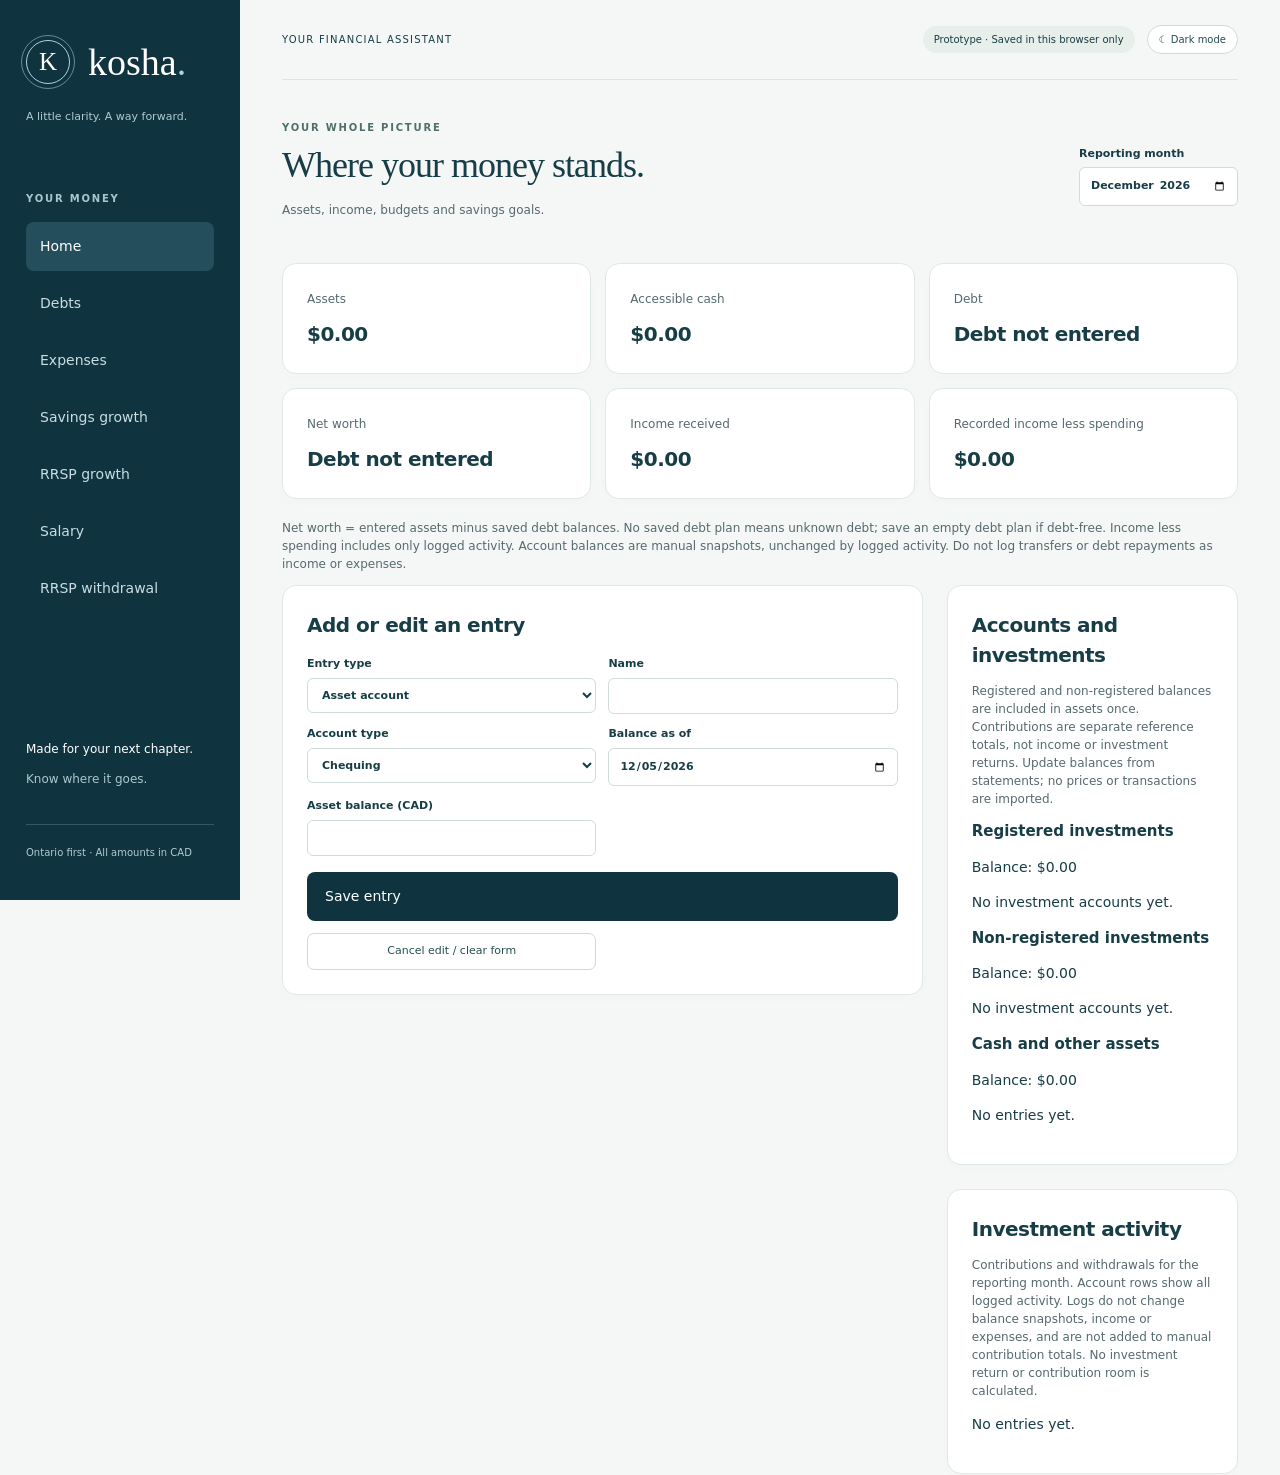
<file: index.html>
<!doctype html>
<html lang="en"><head><meta charset="utf-8"><meta name="viewport" content="width=device-width,initial-scale=1"><title>Kosha</title><meta name="description" content="Kosha, a private debt payoff and money planner for Ontario."><meta http-equiv="refresh" content="0; url=web/"><link rel="canonical" href="web/"></head>
<body><p><a href="web/">Open Kosha</a></p></body></html>
</file>
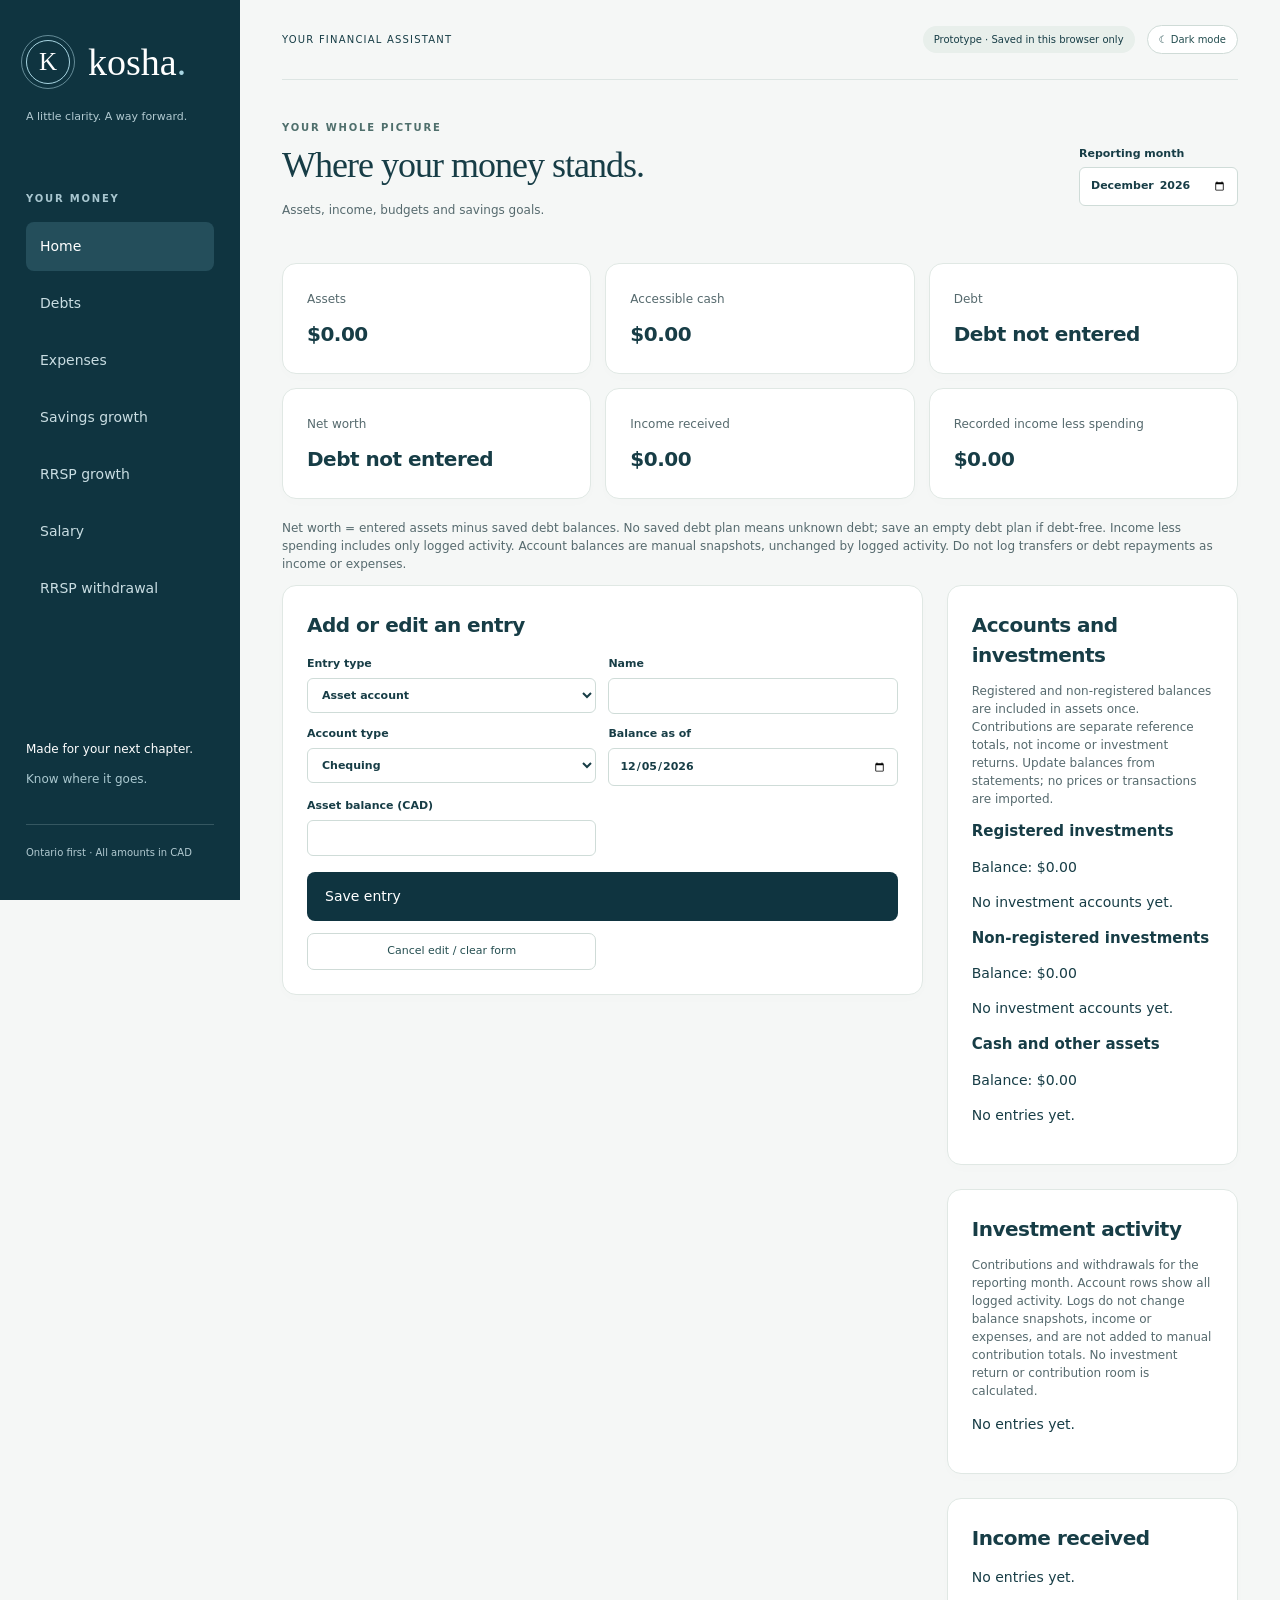
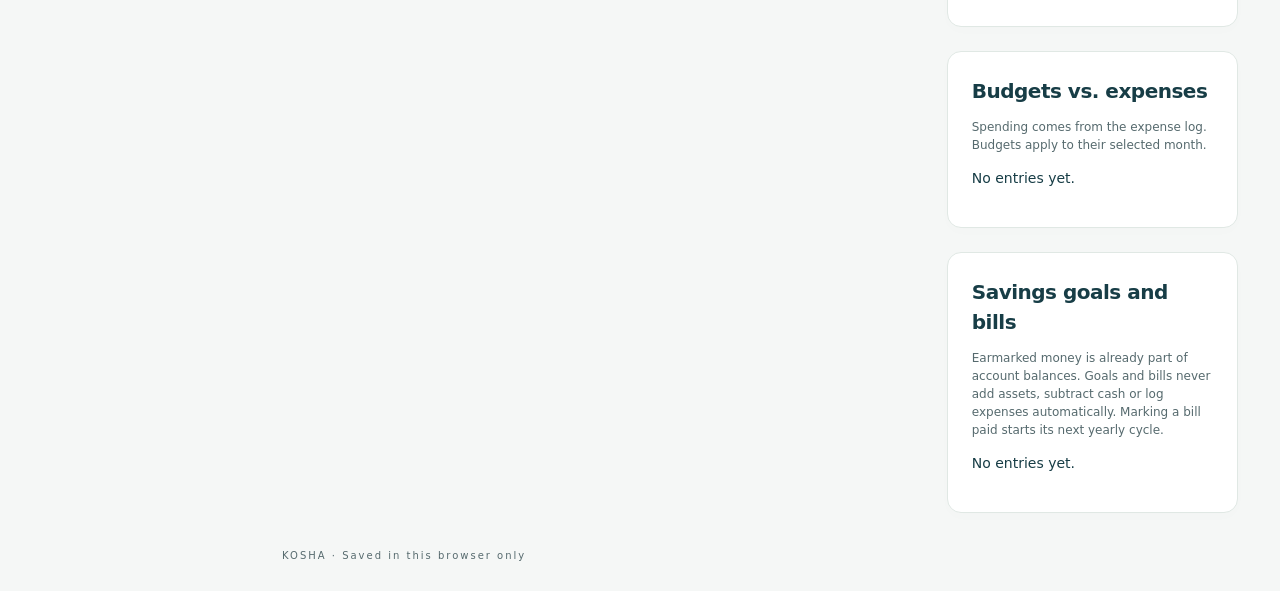
<file: web/index.html>
<!doctype html>
<html lang="en"><head><meta charset="utf-8"><meta name="viewport" content="width=device-width,initial-scale=1"><title>Kosha · Home</title><meta name="description" content="See where your money stands: assets, income, budgets and savings goals."><script>(()=>{let saved=null;try{saved=localStorage.getItem('kosha-theme')}catch{}document.documentElement.dataset.theme=saved==='dark'||saved==='light'?saved:matchMedia('(prefers-color-scheme: dark)').matches?'dark':'light'})();</script><link rel="stylesheet" href="style.css"><script src="theme.js" defer></script><script src="menu.js" defer></script><script src="store.js" defer></script><script src="categories.js" defer></script><script src="expense-data.js" defer></script><script src="finance-data.js" defer></script><script src="finance.js" defer></script></head>
<body><aside class="sidebar"><a class="brand" href="./" aria-label="Kosha home"><span class="mark">K</span> kosha<span class="brand-dot">.</span></a><p class="tagline">A little clarity. A way forward.</p><div class="nav-label">YOUR MONEY</div><a class="nav active" href="./" aria-current="page">Home</a><a class="nav" href="debts.html">Debts</a><a class="nav" href="expenses.html">Expenses</a><a class="nav" href="savings.html">Savings growth</a><a class="nav" href="growth.html">RRSP growth</a><a class="nav" href="salary.html">Salary</a><a class="nav" href="rrsp.html">RRSP withdrawal</a><div class="sidebar-note"><span>Made for your next chapter.</span><p>Know where it goes.</p></div><small>Ontario first · All amounts in CAD</small></aside>
<main><header><span>YOUR FINANCIAL ASSISTANT</span><span class="pill">Prototype · Saved in this browser only</span></header>
<section class="intro"><div><p class="eyebrow">YOUR WHOLE PICTURE</p><h1>Where your money stands.</h1><p>Assets, income, budgets and savings goals.</p></div><label>Reporting month<input id="view-month" type="month" required></label></section>
<p id="error" role="alert"></p><section id="metrics" class="finance-metrics"></section><p class="muted">Net worth = entered assets minus saved debt balances. No saved debt plan means unknown debt; save an empty debt plan if debt-free. Income less spending includes only logged activity. Account balances are manual snapshots, unchanged by logged activity. Do not log transfers or debt repayments as income or expenses.</p>
<div class="split"><section class="panel"><h2>Add or edit an entry</h2><form id="entry-form" class="expense-form">
<label>Entry type<select id="kind" name="kind"><option value="accounts">Asset account</option><option value="investmentActivity">Investment contribution / withdrawal</option><option value="income">Income received</option><option value="budgets">Monthly category budget</option><option value="goals">Savings goal</option></select></label>
<label>Name<input id="name" name="name" maxlength="80" required></label><label id="type-field">Account type<select id="type" name="type"></select></label><label id="account-field">Investment account<select id="accountId" name="accountId" required></select></label><label id="direction-field">Activity type<select id="direction" name="direction"><option value="contribution">Contribution</option><option value="withdrawal">Withdrawal</option></select></label><label id="category-field">Category<select id="category" name="category"></select></label><label id="date-field"><span id="date-label">Date</span><input id="date" name="date" type="date" required></label><label id="month-field">Budget month<input id="month" name="month" type="month" required></label><label><span id="amount-label">Amount (CAD)</span><input id="amount" name="amount" type="number" min="0" max="1000000000" step="0.01" required></label><label id="contributed-field">Total contributions to this account (CAD, optional)<input id="contributed" name="contributed" type="number" min="0" max="1000000000" step="0.01"><small>Enter a reference total from your records. Blank means not recorded. This does not update the balance or calculate tax room.</small></label><label id="saved-field">Amount earmarked (CAD)<input id="saved" name="saved" type="number" min="0" step="0.01" value="0" required></label><label id="bill-field" class="check"><input id="bill" name="bill" type="checkbox"> This is a yearly or irregular bill (insurance, property tax, a membership)</label><button class="primary" id="submit">Save entry</button><button id="cancel" class="secondary" type="button">Cancel edit / clear form</button></form></section><div class="side"><section class="panel"><h2>Accounts and investments</h2><p class="muted">Registered and non-registered balances are included in assets once. Contributions are separate reference totals, not income or investment returns. Update balances from statements; no prices or transactions are imported.</p><div id="accounts-list"></div></section><section class="panel"><h2>Investment activity</h2><p class="muted">Contributions and withdrawals for the reporting month. Account rows show all logged activity. Logs do not change balance snapshots, income or expenses, and are not added to manual contribution totals. No investment return or contribution room is calculated.</p><div id="investmentActivity-list"></div></section><section class="panel"><h2>Income received</h2><div id="income-list"></div></section><section class="panel"><h2>Budgets vs. expenses</h2><p class="muted">Spending comes from the expense log. Budgets apply to their selected month.</p><div id="budgets-list"></div></section><section class="panel"><h2>Savings goals and bills</h2><p class="muted">Earmarked money is already part of account balances. Goals and bills never add assets, subtract cash or log expenses automatically. Marking a bill paid starts its next yearly cycle.</p><div id="goals-list"></div></section></div></div><footer>KOSHA · Saved in this browser only</footer></main></body></html>
</file>
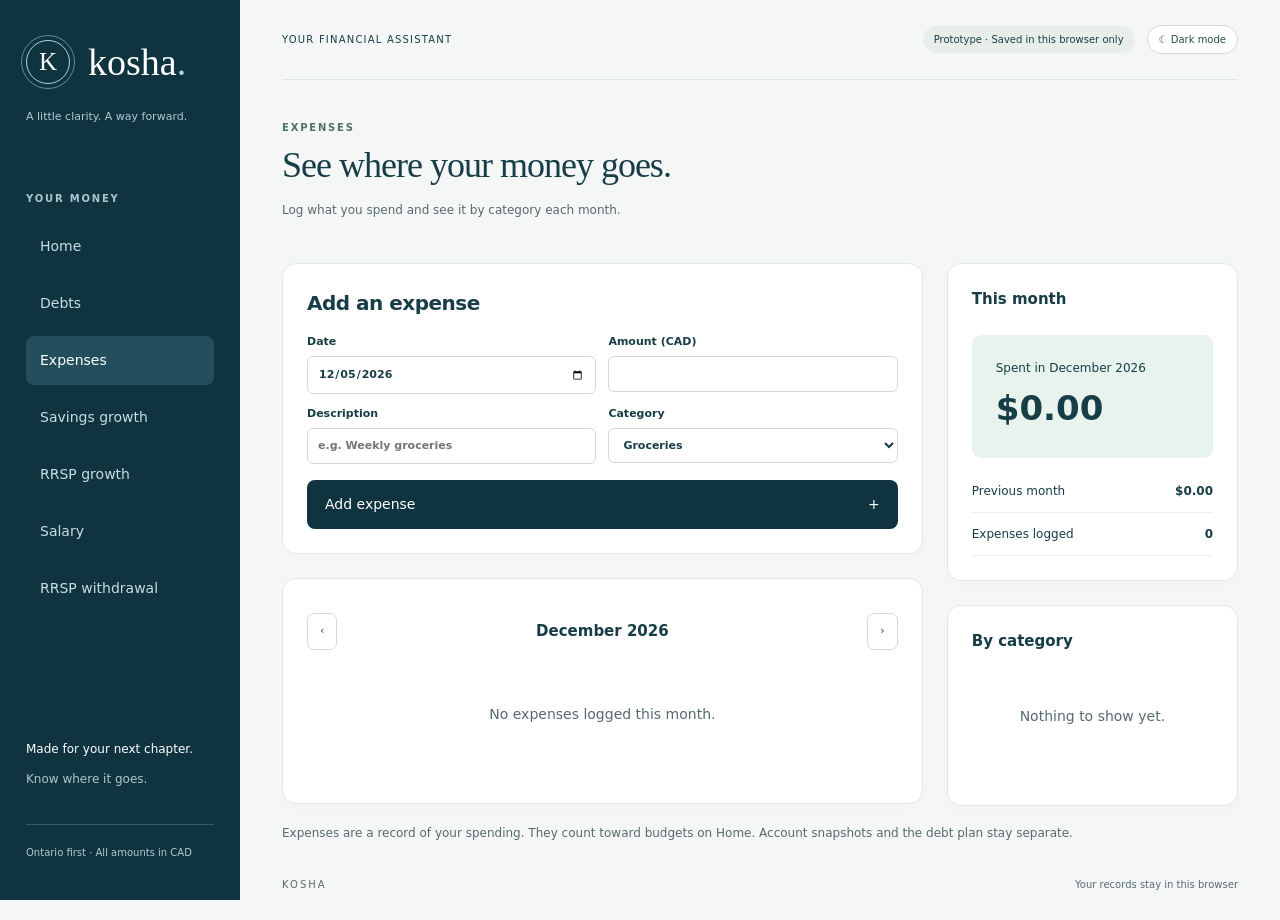
<file: web/expenses.html>
<!doctype html>
<html lang="en"><head><meta charset="utf-8"><meta name="viewport" content="width=device-width,initial-scale=1"><title>Kosha · Expenses</title><meta name="description" content="Log what you spend and see your spending by category each month."><script>(()=>{let saved=null;try{saved=localStorage.getItem('kosha-theme')}catch{}document.documentElement.dataset.theme=saved==='dark'||saved==='light'?saved:matchMedia('(prefers-color-scheme: dark)').matches?'dark':'light'})();</script><link rel="stylesheet" href="style.css"><script src="theme.js" defer></script><script src="menu.js" defer></script><script src="store.js" defer></script><script src="categories.js" defer></script><script src="expense-data.js" defer></script><script src="expenses.js" defer></script></head>
<body><aside class="sidebar"><a class="brand" href="./" aria-label="Kosha home"><span class="mark">K</span> kosha<span class="brand-dot">.</span></a><p class="tagline">A little clarity. A way forward.</p><div class="nav-label">YOUR MONEY</div><a class="nav" href="./">Home</a><a class="nav" href="debts.html">Debts</a><a class="nav active" href="expenses.html" aria-current="page">Expenses</a><a class="nav" href="savings.html">Savings growth</a><a class="nav" href="growth.html">RRSP growth</a><a class="nav" href="salary.html">Salary</a><a class="nav" href="rrsp.html">RRSP withdrawal</a><div class="sidebar-note"><span>Made for your next chapter.</span><p>Know where it goes.</p></div><small>Ontario first · All amounts in CAD</small></aside>
<main><header><span>YOUR FINANCIAL ASSISTANT</span><span class="pill">Prototype · Saved in this browser only</span></header><section class="intro"><div><p class="eyebrow">EXPENSES</p><h1>See where your money goes.</h1><p>Log what you spend and see it by category each month.</p></div></section>
<p id="error" role="alert"></p><p id="unreadable" class="muted"></p>
<div class="split"><div>
<section class="panel"><h2>Add an expense</h2><form id="expense-form" class="expense-form" novalidate>
<label>Date<input id="date" type="date" required></label><label>Amount (CAD)<input id="amount" type="number" min="0.01" max="1000000" step="0.01" inputmode="decimal" required></label>
<label>Description<input id="description" maxlength="80" placeholder="e.g. Weekly groceries"></label><label>Category<select id="category"></select></label>
<button class="primary" type="submit"><span>Add expense</span><span>+</span></button></form></section>
<section class="panel stack"><div class="month-nav"><button id="prev" class="secondary" type="button" aria-label="Previous month">‹</button><h3 id="month-title"></h3><button id="next" class="secondary" type="button" aria-label="Next month">›</button></div><div id="expense-list"></div></section>
</div><div class="side">
<section class="panel"><h3>This month</h3><div class="tool-hero"><span id="total-label">Spent</span><strong id="total">–</strong></div><div class="tool-line"><span>Previous month</span><strong id="previous">–</strong></div><div class="tool-line"><span>Expenses logged</span><strong id="count">–</strong></div></section>
<section class="panel"><h3>By category</h3><div id="by-category"></div></section>
</div></div>
<p class="muted note">Expenses are a record of your spending. They count toward budgets on Home. Account snapshots and the debt plan stay separate.</p>
<footer>KOSHA <span>Your records stay in this browser</span></footer></main></body></html>
</file>
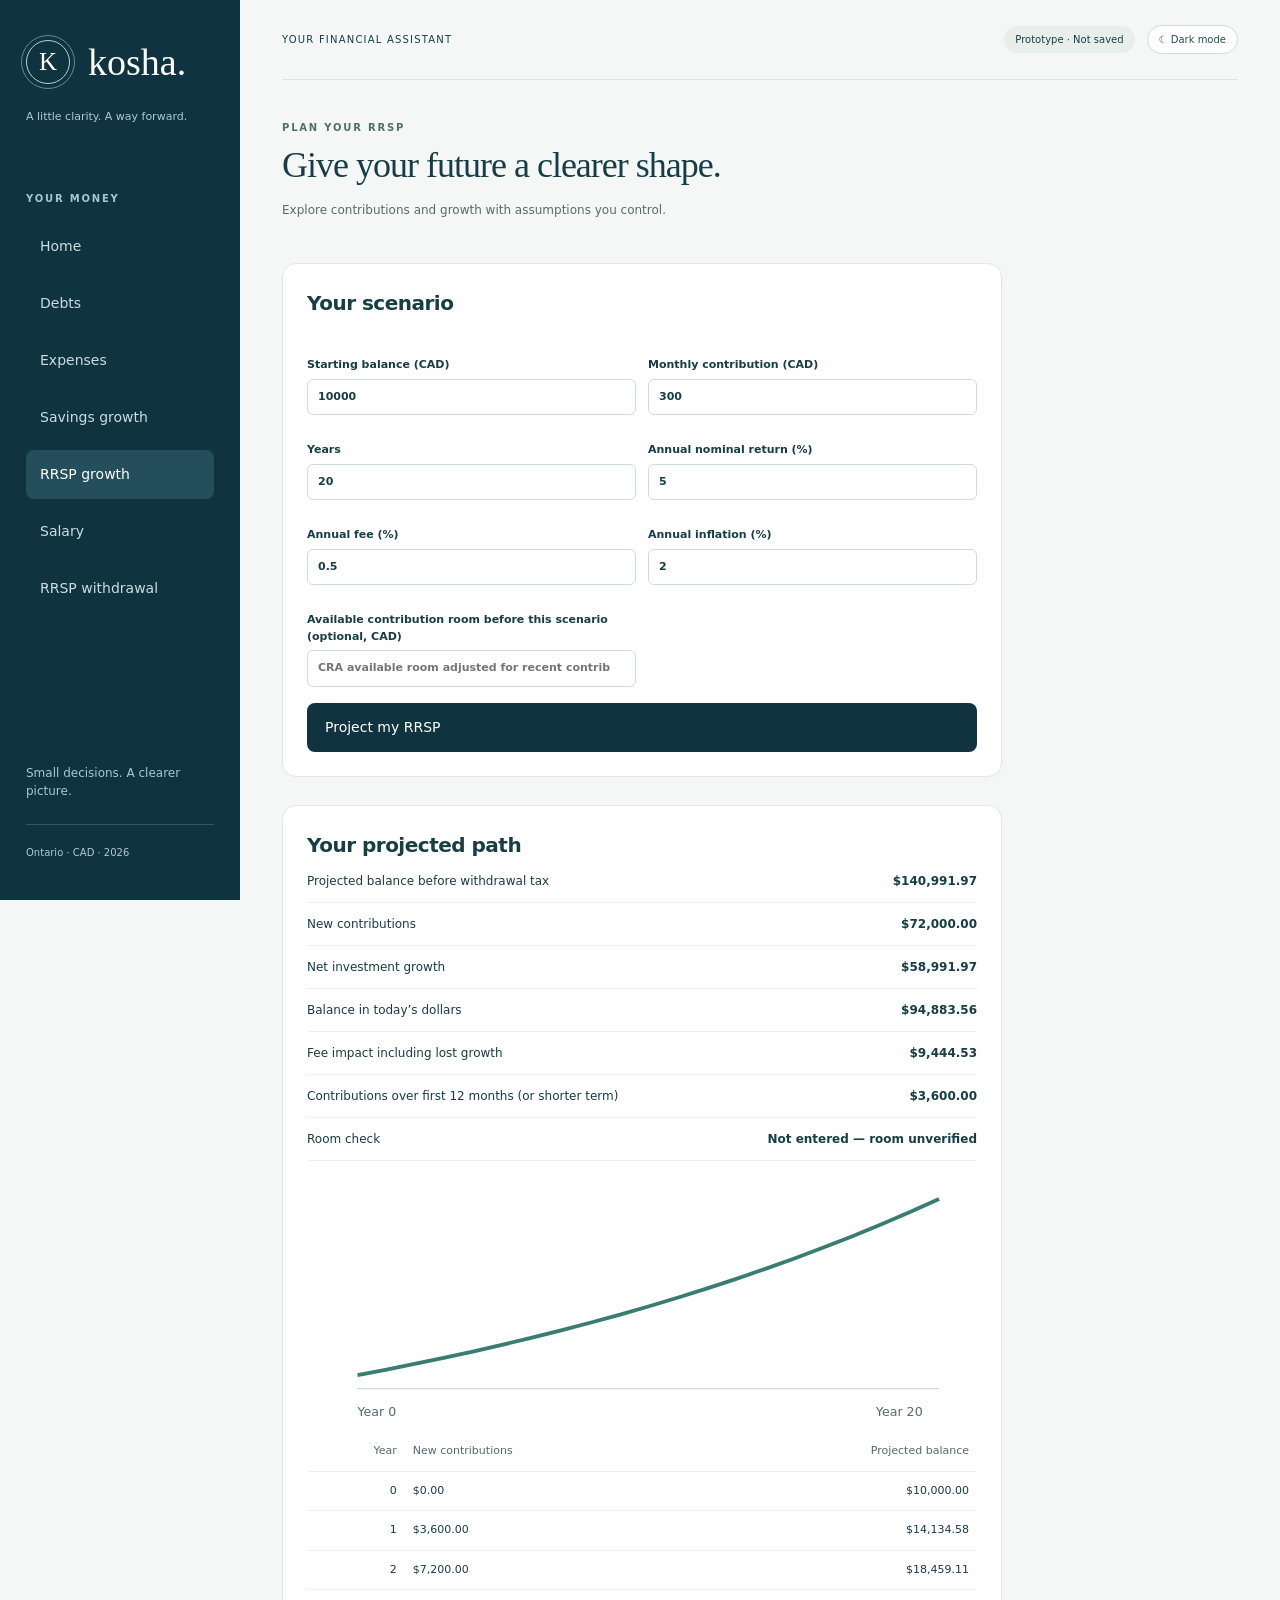
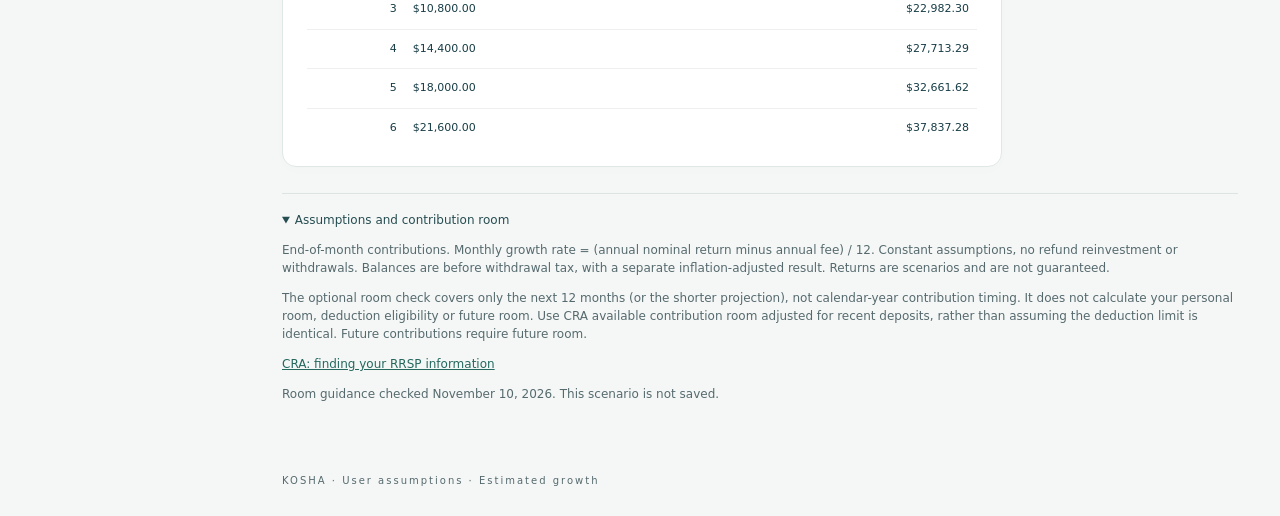
<file: web/growth.html>
<!doctype html><html lang="en"><head><meta charset="utf-8"><meta name="viewport" content="width=device-width,initial-scale=1"><title>Kosha · RRSP growth</title><meta name="description" content="Project RRSP contributions and growth with assumptions you control."><script>(()=>{let saved=null;try{saved=localStorage.getItem('kosha-theme')}catch{}document.documentElement.dataset.theme=saved==='dark'||saved==='light'?saved:matchMedia('(prefers-color-scheme: dark)').matches?'dark':'light'})();</script><link rel="stylesheet" href="style.css"><script src="theme.js" defer></script><script src="menu.js" defer></script><script src="api.js" defer></script><script src="growth-data.js" defer></script><script src="growth.js" defer></script></head><body>
<aside class="sidebar"><a class="brand" href="./"><span class="mark">K</span> kosha.</a><p class="tagline">A little clarity. A way forward.</p><div class="nav-label">YOUR MONEY</div><a class="nav" href="./">Home</a><a class="nav" href="debts.html">Debts</a><a class="nav" href="expenses.html">Expenses</a><a class="nav" href="savings.html">Savings growth</a><a class="nav active" href="growth.html" aria-current="page">RRSP growth</a><a class="nav" href="salary.html">Salary</a><a class="nav" href="rrsp.html">RRSP withdrawal</a><div class="sidebar-note">Small decisions. A clearer picture.</div><small>Ontario · CAD · 2026</small></aside>
<main><header><span>YOUR FINANCIAL ASSISTANT</span><span class="pill">Prototype · Not saved</span></header><section class="intro"><div><p class="eyebrow">PLAN YOUR RRSP</p><h1>Give your future a clearer shape.</h1><p>Explore contributions and growth with assumptions you control.</p></div></section><p id="error" role="alert"></p><div class="tool-grid"><section class="panel"><h2>Your scenario</h2><form id="growth-form" class="expense-form">
<label>Starting balance (CAD)<input name="balance" type="number" min="0" step="0.01" value="10000" required></label><label>Monthly contribution (CAD)<input name="monthly" type="number" min="0" step="0.01" value="300" required></label><label>Years<input name="years" type="number" min="0" max="60" step="1" value="20" required></label><label>Annual nominal return (%)<input name="rate" type="number" min="-50" max="30" step="0.01" value="5" required></label><label>Annual fee (%)<input name="fee" type="number" min="0" max="10" step="0.01" value="0.5" required></label><label>Annual inflation (%)<input name="inflation" type="number" min="0" max="20" step="0.01" value="2" required></label><label>Available contribution room before this scenario (optional, CAD)<input name="room" type="number" min="0" step="0.01" placeholder="CRA available room adjusted for recent contributions"></label><button class="primary">Project my RRSP</button></form></section><section class="panel"><h2>Your projected path</h2><div id="growth-results" aria-live="polite"></div><div id="growth-chart"></div><div class="table-wrap" tabindex="0" role="region" aria-label="Projected balance by year"><table><thead><tr><th>Year</th><th>New contributions</th><th>Projected balance</th></tr></thead><tbody id="growth-table"></tbody></table></div></section></div>
<details class="assumptions" open><summary>Assumptions and contribution room</summary><p>End-of-month contributions. Monthly growth rate = (annual nominal return minus annual fee) / 12. Constant assumptions, no refund reinvestment or withdrawals. Balances are before withdrawal tax, with a separate inflation-adjusted result. Returns are scenarios and are not guaranteed.</p><p>The optional room check covers only the next 12 months (or the shorter projection), not calendar-year contribution timing. It does not calculate your personal room, deduction eligibility or future room. Use CRA available contribution room adjusted for recent deposits, rather than assuming the deduction limit is identical. Future contributions require future room.</p><a href="https://www.canada.ca/en/revenue-agency/services/tax/individuals/topics/rrsps-related-plans/contributing-a-rrsp-prpp/where-you-find-your-rrsp-prpp-deduction-limit.html" target="_blank" rel="noopener">CRA: finding your RRSP information</a><p>Room guidance checked November 10, 2026. This scenario is not saved.</p></details><footer>KOSHA · User assumptions · Estimated growth</footer></main></body></html>
</file>
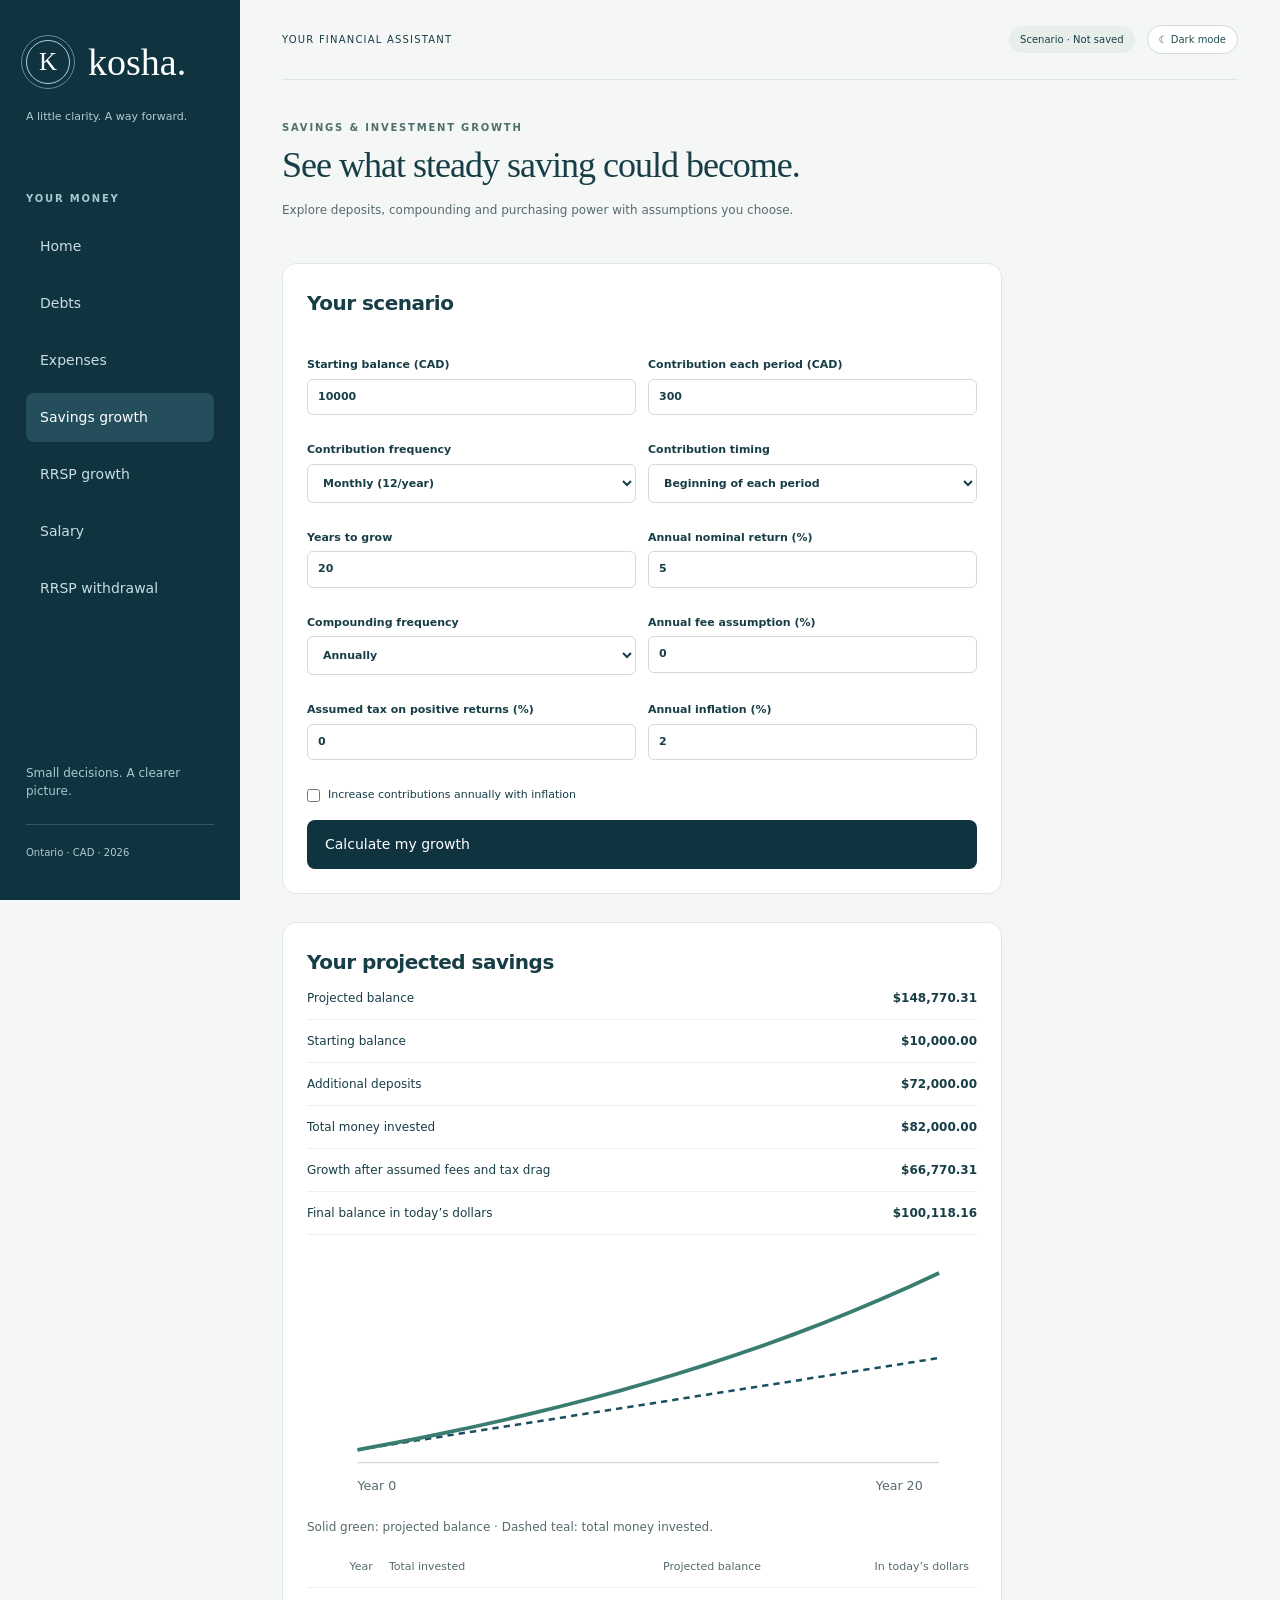
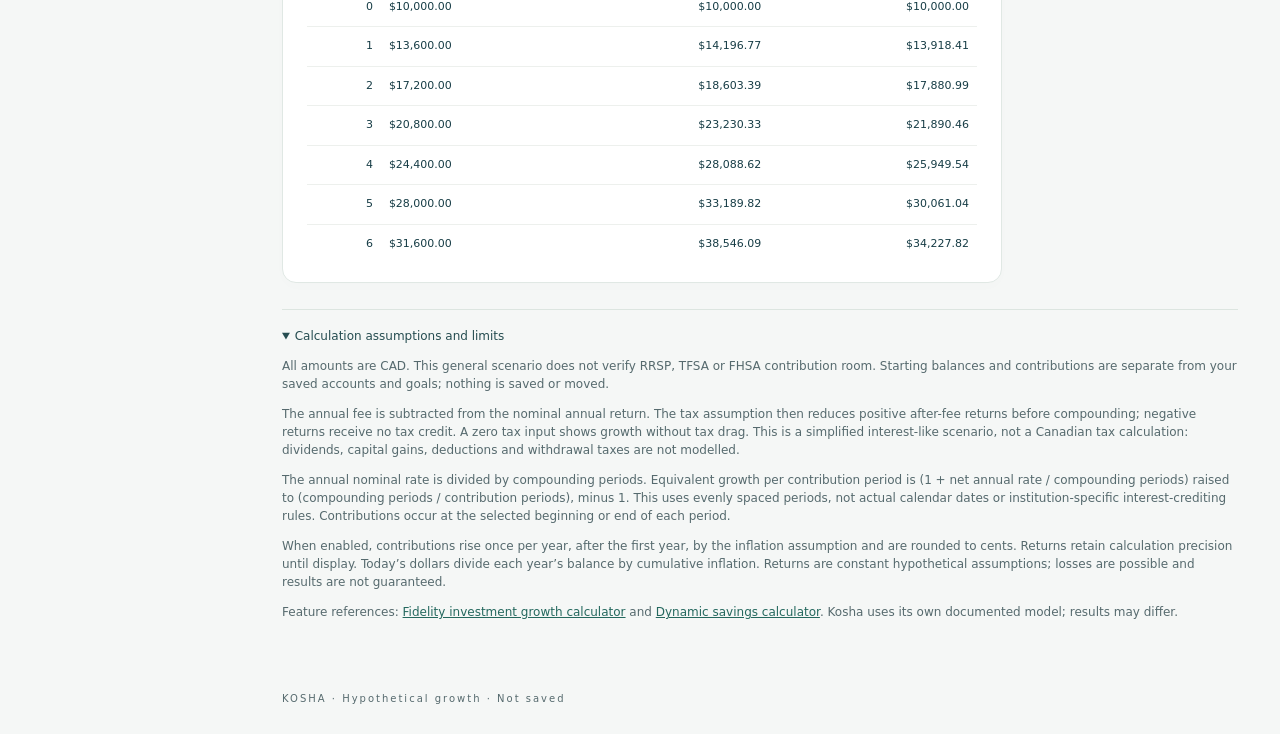
<file: web/savings.html>
<!doctype html><html lang="en"><head><meta charset="utf-8"><meta name="viewport" content="width=device-width,initial-scale=1"><title>Kosha · Savings growth</title><meta name="description" content="Explore savings and investment growth with flexible deposits, compounding, fees, tax assumptions and inflation."><script>(()=>{let saved=null;try{saved=localStorage.getItem('kosha-theme')}catch{}document.documentElement.dataset.theme=saved==='dark'||saved==='light'?saved:matchMedia('(prefers-color-scheme: dark)').matches?'dark':'light'})();</script><link rel="stylesheet" href="style.css"><script src="theme.js" defer></script><script src="menu.js" defer></script><script src="savings-data.js" defer></script><script src="savings.js" defer></script></head><body>
<aside class="sidebar"><a class="brand" href="./"><span class="mark">K</span> kosha.</a><p class="tagline">A little clarity. A way forward.</p><div class="nav-label">YOUR MONEY</div><a class="nav" href="./">Home</a><a class="nav" href="debts.html">Debts</a><a class="nav" href="expenses.html">Expenses</a><a class="nav active" href="savings.html" aria-current="page">Savings growth</a><a class="nav" href="growth.html">RRSP growth</a><a class="nav" href="salary.html">Salary</a><a class="nav" href="rrsp.html">RRSP withdrawal</a><div class="sidebar-note">Small decisions. A clearer picture.</div><small>Ontario · CAD · 2026</small></aside>
<main><header><span>YOUR FINANCIAL ASSISTANT</span><span class="pill">Scenario · Not saved</span></header>
<section class="intro"><div><p class="eyebrow">SAVINGS &amp; INVESTMENT GROWTH</p><h1>See what steady saving could become.</h1><p>Explore deposits, compounding and purchasing power with assumptions you choose.</p></div></section>
<p id="error" role="alert"></p><div class="tool-grid"><section class="panel"><h2>Your scenario</h2><form id="savings-form" class="expense-form">
<label>Starting balance (CAD)<input name="starting" type="number" min="0" max="1000000000" step="0.01" value="10000" required></label><label>Contribution each period (CAD)<input name="contribution" type="number" min="0" max="10000000" step="0.01" value="300" required></label>
<label>Contribution frequency<select name="frequency"><option value="weekly">Weekly (52/year)</option><option value="biweekly">Every two weeks (26/year)</option><option value="monthly" selected>Monthly (12/year)</option><option value="quarterly">Quarterly (4/year)</option><option value="annually">Annually (1/year)</option></select></label>
<label>Contribution timing<select name="timing"><option value="beginning" selected>Beginning of each period</option><option value="end">End of each period</option></select></label>
<label>Years to grow<input name="years" type="number" min="0" max="60" step="1" value="20" required></label>
<label>Annual nominal return (%)<input name="rate" type="number" min="-50" max="50" step="0.01" value="5" required></label>
<label>Compounding frequency<select name="compounding"><option value="daily">Daily (365/year)</option><option value="monthly">Monthly (12/year)</option><option value="quarterly">Quarterly (4/year)</option><option value="semiannually">Twice a year</option><option value="annually" selected>Annually</option></select></label>
<label>Annual fee assumption (%)<input name="fee" type="number" min="0" max="10" step="0.01" value="0" required></label><label>Assumed tax on positive returns (%)<input name="tax" type="number" min="0" max="75" step="0.01" value="0" required></label><label>Annual inflation (%)<input name="inflation" type="number" min="0" max="25" step="0.01" value="2" required></label>
<label class="check"><input name="increase" type="checkbox"> Increase contributions annually with inflation</label>
<button class="primary">Calculate my growth</button></form></section>
<section class="panel"><h2>Your projected savings</h2><div id="savings-results" aria-live="polite"></div><div id="savings-chart"></div><p class="muted">Solid green: projected balance · Dashed teal: total money invested.</p><div class="table-wrap" tabindex="0" role="region" aria-label="Savings projection by year"><table><thead><tr><th>Year</th><th>Total invested</th><th>Projected balance</th><th>In today’s dollars</th></tr></thead><tbody id="savings-table"></tbody></table></div></section></div>
<details class="assumptions" open><summary>Calculation assumptions and limits</summary>
<p>All amounts are CAD. This general scenario does not verify RRSP, TFSA or FHSA contribution room. Starting balances and contributions are separate from your saved accounts and goals; nothing is saved or moved.</p>
<p>The annual fee is subtracted from the nominal annual return. The tax assumption then reduces positive after-fee returns before compounding; negative returns receive no tax credit. A zero tax input shows growth without tax drag. This is a simplified interest-like scenario, not a Canadian tax calculation: dividends, capital gains, deductions and withdrawal taxes are not modelled.</p>
<p>The annual nominal rate is divided by compounding periods. Equivalent growth per contribution period is (1 + net annual rate / compounding periods) raised to (compounding periods / contribution periods), minus 1. This uses evenly spaced periods, not actual calendar dates or institution-specific interest-crediting rules. Contributions occur at the selected beginning or end of each period.</p>
<p>When enabled, contributions rise once per year, after the first year, by the inflation assumption and are rounded to cents. Returns retain calculation precision until display. Today’s dollars divide each year’s balance by cumulative inflation. Returns are constant hypothetical assumptions; losses are possible and results are not guaranteed.</p>
<p>Feature references: <a href="https://www.fidelity.ca/en/growthcalculator/" target="_blank" rel="noopener">Fidelity investment growth calculator</a> and <a href="https://dynamic.ca/en/insights-and-tools/tools/calculators/savings.html" target="_blank" rel="noopener">Dynamic savings calculator</a>. Kosha uses its own documented model; results may differ.</p></details>
<footer>KOSHA · Hypothetical growth · Not saved</footer></main></body></html>
</file>
<file: web/style.css>
*{box-sizing:border-box}body{margin:0;background:#f5f7f6;color:#173d46;font:14px/1.5 system-ui,sans-serif}button,input{font:inherit}button,a,input,summary{outline-offset:4px}button{cursor:pointer}button:disabled{opacity:.5;cursor:default}.sidebar{position:fixed;inset:0 auto 0 0;width:240px;background:#0f3440;color:#e8f4f7;padding:40px 26px;display:flex;flex-direction:column}.brand{display:flex;align-items:center;color:white;text-decoration:none;font:38px Georgia,serif}.brand-dot{color:#a8d5e2}.mark{display:grid;place-items:center;font-size:25px;width:44px;height:44px;border:1px solid #a8d5e2;outline:1px solid #658c98;outline-offset:4px;border-radius:50%;margin-right:18px}.tagline{font-size:11px;color:#b2cad1;margin:25px 0 65px}.nav-label,.eyebrow{font-size:10px;font-weight:700;letter-spacing:1.8px}.nav-label{color:#a8c6cf;margin-bottom:16px}.nav{padding:14px;border-radius:8px;text-decoration:none;color:#c9dde2}.nav:hover{color:#fff}.nav.active{color:#fff;background:#244e5b}.sidebar-note{margin-top:auto;padding:24px 0;color:#aac8cf;font-size:12px}.sidebar-note span{color:white}.sidebar small{font-size:10px;color:#b2cad1;border-top:1px solid #355761;padding-top:20px}main{margin-left:240px;padding:0 42px;max-width:1700px}header{display:flex;justify-content:space-between;align-items:center;padding:25px 0;border-bottom:1px solid #dde5e3;font-size:10px;letter-spacing:1.2px}.pill{font-size:10px;background:#e8efeb;border-radius:20px;padding:6px 11px;letter-spacing:0;white-space:nowrap}.intro{display:flex;align-items:center;justify-content:space-between;gap:20px;margin:40px 0 32px}.eyebrow{color:#4f6f6c;margin:0 0 10px}h1{font:36px/1.15 Georgia,serif;letter-spacing:-1px;margin:0 0 15px}h2{font-size:20px;letter-spacing:-.5px;margin:0}h3{font-size:15px;margin:0}.intro p:not(.eyebrow),.muted{color:#566a6e;font-size:12px}.workspace{display:grid;grid-template-columns:minmax(310px,.85fr) minmax(450px,1.5fr);gap:28px;align-items:start}.panel{background:white;border:1px solid #e0e8e4;border-radius:14px;padding:24px;box-shadow:0 4px 14px #0f344003}.section-heading{display:flex;justify-content:space-between;align-items:center;gap:12px;margin-bottom:15px}.secondary{background:white;border:1px solid #cfdbd7;padding:9px 12px;border-radius:7px;color:#244e50;font-size:11px;white-space:nowrap}.secondary:hover{background:#e8f4f7}.debt{background:#f7f9f8;border:1px solid #e4eae7;border-radius:9px;padding:14px;margin-top:14px}.debt-top{display:flex;align-items:end;gap:10px;margin-bottom:12px}.debt-top label{flex:1}.remove{border:0;background:none;color:#566a6e;font-size:11px;padding:9px 0}label{display:block;font-size:11px;font-weight:600}input{display:block;width:100%;min-width:0;padding:9px 10px;background:white;border:1px solid #cfdcd8;border-radius:6px;color:#173d46;margin-top:5px}input:focus{outline:2px solid #69a8a9}.fields{display:grid;grid-template-columns:repeat(2,1fr);gap:9px}.budget{margin-top:24px;border-top:1px solid #e4eae7;padding-top:20px}.money-input{display:flex;align-items:center;gap:12px}.money-input span{font-size:12px;color:#566a6e}.money-input input{font-size:25px;font-weight:600}.primary{display:flex;justify-content:space-between;width:100%;background:#0f3440;color:white;border:0;border-radius:8px;padding:14px 18px;margin-top:20px}.primary:hover{background:#1a4f61}#error{color:#a62e2e;font-size:12px;white-space:pre-line;margin-bottom:0}#error:empty{display:none}.cards{display:grid;grid-template-columns:repeat(3,1fr);gap:10px;margin:18px 0}.plan{text-align:left;border:1px solid #dce6df;background:white;border-radius:11px;padding:16px 12px;color:#173d46}.plan.selected{border:2px solid #29665f;background:#eef6f1;padding:15px 11px}.plan strong{display:block;font-size:23px;margin:13px 0 3px}.plan small{display:block;color:#566a6e;font-size:10px}.plan span{font-size:11px;font-weight:600}.chart-panel{margin-top:16px}.chart-panel svg{width:100%;height:auto;display:block}.summary{display:flex;justify-content:space-between;border-top:1px solid #e4eae7;padding-top:15px;gap:12px;font-size:11px;color:#566a6e}.summary strong{display:block;color:#173d46;font-size:19px;margin-top:4px}.schedule-panel{margin-top:18px}.table-wrap{overflow-x:auto;max-height:310px}table{border-collapse:collapse;width:100%;font-size:11px;text-align:right;white-space:nowrap}th{color:#566a6e;font-weight:500;position:sticky;top:0;background:white}th,td{padding:11px 8px;border-bottom:1px solid #edf0ed}th:nth-child(2),td:nth-child(2){text-align:left}.assumptions{font-size:12px;color:#566a6e;margin:26px 0;padding:17px 0;border-top:1px solid #dce5e0}summary{cursor:pointer;color:#264d51}footer{display:flex;justify-content:space-between;color:#566a6e;letter-spacing:2px;font-size:10px;padding:15px 0 28px}footer span{letter-spacing:0}.empty{padding:40px 10px;text-align:center;color:#566a6e}svg text{font:10px system-ui;fill:#566a6e}@media(min-width:1500px){main{padding:0 60px}.workspace{gap:35px}}@media(max-width:1100px){.sidebar{width:190px;padding:30px 20px}main{margin-left:190px;padding:0 24px}.workspace{grid-template-columns:1fr}.inputs{max-width:none}.intro{align-items:start}h1{font-size:32px}}@media(max-width:600px){.sidebar{position:relative;width:auto;padding:20px 22px}.brand{font-size:27px}.mark{width:30px;height:30px;font-size:19px}body:not(.menu-open) :is(.tagline,.nav-label,.nav,.sidebar-note,.sidebar small){display:none}main{margin:0;padding:0 18px}header{font-size:8px;gap:8px}.intro{display:block;margin:28px 0}.intro button{margin-top:10px}h1{font-size:31px}.panel{padding:17px}.cards{gap:6px}.plan{padding:12px 8px}.plan.selected{padding:11px 7px}.plan strong{font-size:21px}.section-heading{gap:8px}h2{font-size:18px}.fields{gap:6px}.summary strong{font-size:16px}}
.nav{margin-bottom:8px}.tool-grid{display:grid;grid-template-columns:minmax(0,720px);gap:28px;align-items:start}.tool-grid form{margin-top:24px}.tool-grid label{margin-top:15px}.tool-grid select{width:100%;margin-top:5px;border:1px solid #cfdcd8;border-radius:6px;padding:11px;background:white;color:#173d46}.tool-hero{background:#e8f3ee;padding:24px;border-radius:9px;margin:24px 0 12px}.tool-hero span{font-size:12px;display:block}.tool-hero strong{font-size:34px;display:block;margin-top:6px}.tool-line{display:flex;justify-content:space-between;gap:10px;border-bottom:1px solid #edf0ed;padding:12px 0;font-size:12px}.tool-error{color:#a62e2e;font-size:12px}.rate-guide{background:#f5f8f6;border-radius:8px;padding:18px;margin-top:22px;font-size:12px}.rate-guide p{display:flex;justify-content:space-between}.assumptions a{color:#24685e}footer{margin-top:20px}@media(max-width:900px){.tool-grid{grid-template-columns:1fr}}
.home-top{display:grid;grid-template-columns:minmax(0,1.3fr) minmax(0,1fr);gap:24px}
.progress-body{display:flex;align-items:center;gap:36px;margin-top:18px}
.ring{width:150px;flex:none;aspect-ratio:1}.ring svg{display:block;width:100%}.ring text{font:9px system-ui;fill:#566a6e}.ring .ring-value{font:700 20px system-ui;fill:#0f3440}
.progress-body dl{margin:0;display:grid;grid-template-columns:auto auto;gap:6px 28px;align-items:baseline}
.progress-body dt{font-size:11px;color:#566a6e}.progress-body dd{margin:0;font-size:20px;font-weight:700;color:#0f3440}.progress-body dd.good{color:#24685e}
.countdown{position:relative;overflow:hidden;background:#0f3440;color:#e8f4f7;border-radius:14px;padding:28px 30px;min-height:210px}
.countdown .eyebrow{color:#a8d5e2}.target{letter-spacing:1.8px;font-size:12px;margin:0}
.count{display:flex;gap:30px;margin-top:38px;position:relative}.count strong{display:block;font:44px/1 Georgia,serif;color:#fff}.count span{font-size:11px;color:#a8c6cf}
.horizon{position:absolute;right:0;bottom:0;width:220px}
.timeline-panel,.debts-panel{margin-top:24px}
#timeline svg{width:100%;height:auto;display:block}
/* The ring and chart arrive after the plan is calculated; holding their space stops the page below from jumping. */
#timeline:empty{aspect-ratio:700/220}
.debt-card{border:1px solid #e0e8e4;background:#f7faf9;border-radius:11px;padding:16px 18px;margin-top:14px}
.debt-card-top,.debt-card-meta{display:flex;justify-content:space-between;gap:12px;font-size:12px}.debt-card-top span,.debt-card-meta{color:#566a6e}
.bar{height:10px;background:#e8f4f7;border-radius:6px;margin:12px 0 8px;overflow:hidden}.bar span{display:block;height:100%;background:#1a4f61;border-radius:6px}
.clear-row{text-align:right;margin:20px 0 0}
a.secondary{text-decoration:none}
@media(max-width:1100px){.home-top{grid-template-columns:1fr}}
@media(max-width:600px){.progress-body{flex-direction:column;align-items:start;gap:16px}.ring{width:120px}.countdown{padding:22px}.horizon{width:150px}}
select{display:block;width:100%;padding:9px 10px;background:white;border:1px solid #cfdcd8;border-radius:6px;color:#173d46;margin-top:5px;font:inherit}
.debt-top .category{flex:0 0 140px}
.timeline-title{display:flex;align-items:center;gap:28px;flex-wrap:wrap}
.tabs{display:flex;gap:18px}
.tabs button{background:none;border:0;border-bottom:2px solid transparent;padding:4px 0;color:#566a6e;font-size:12px}
.tabs button[aria-selected="true"]{color:#1a4f61;border-color:#1a4f61;font-weight:600}
.legend{display:flex;flex-wrap:wrap;gap:8px 18px;font-size:11px;color:#566a6e;margin-top:8px}
.legend i{display:inline-block;width:10px;height:10px;border-radius:50%;margin-right:6px;vertical-align:-1px}
.cat-card{border:1px solid color-mix(in srgb,var(--c) 22%,white);background:color-mix(in srgb,var(--c) 5%,white);border-radius:11px;padding:16px 20px;margin-top:14px}
.cat-top{display:flex;justify-content:space-between;gap:12px;font-size:12px;color:#566a6e}
.cat-top strong{display:flex;align-items:center;gap:10px;font-size:14px;color:#0f3440}
.icon{width:22px;height:22px;color:var(--c)}
.cat-row{display:flex;align-items:center;gap:16px;margin-top:34px}
.cat-row .eyebrow{margin:0;white-space:nowrap}
.cat-row>strong{font-size:14px;color:#0f3440;min-width:48px;text-align:right}
.cat-track{position:relative;flex:1}
.cat-track b{position:absolute;bottom:18px;left:var(--p);transform:translateX(calc(var(--p) * -1));background:color-mix(in srgb,var(--c),#0f3440 45%);color:white;font-size:11px;font-weight:600;padding:4px 10px;border-radius:12px;white-space:nowrap}
.cat-track .bar{margin:0;background:color-mix(in srgb,var(--c) 15%,white)}
.cat-track .bar span{width:var(--p);background:var(--c)}
@media(max-width:600px){.debt-top{flex-wrap:wrap}.debt-top .category{flex:1 1 100%;order:2}.cat-row{flex-wrap:wrap;gap:8px}.cat-row .eyebrow{flex-basis:100%}.cat-track{margin-top:30px}.cat-top{flex-direction:column;gap:4px}}
.split{display:grid;grid-template-columns:minmax(0,2.2fr) minmax(260px,1fr);gap:24px;align-items:start}
.side{display:grid;gap:24px}.stack{margin-top:24px}
.toolbar{display:flex;gap:14px;align-items:end;margin-bottom:6px}.toolbar .search{flex:1}.toolbar select{min-width:180px}
.cat-detail{margin:6px 0 0 32px;font-size:11px;color:#566a6e}
.donut{display:block;width:180px;margin:14px auto}.donut text{font:8px system-ui;fill:#566a6e}.donut .donut-total{font:700 11px system-ui;fill:#0f3440}
.funding{grid-template-columns:1fr 1fr;margin:16px 0 8px}
.extra-row{display:grid;grid-template-columns:1fr 1fr auto;gap:10px;align-items:end;background:#f7f9f8;border:1px solid #e4eae7;border-radius:9px;padding:12px;margin-top:12px}
.summary-row{display:grid;grid-template-columns:80px 1fr 1fr;gap:10px;align-items:center;border:1px solid #e0e8e4;border-radius:10px;padding:12px;margin-top:10px;font-size:11px;color:#566a6e}
.summary-row strong{color:#0f3440;font-size:12px}.summary-row b{display:block;color:#0f3440;font-size:14px}
#payments-chart svg{width:100%;height:auto;display:block;margin-top:10px}
.tabs.big{gap:28px;border-bottom:1px solid #e4eae7;margin-bottom:8px}.tabs.big button{font-size:14px;padding:6px 0 10px}
.step{border:1px solid #e0e8e4;border-radius:12px;padding:18px 20px;margin-top:16px}
.step-head{display:flex;justify-content:space-between;gap:12px;padding-bottom:14px;border-bottom:1px solid #edf0ed}
.step-badge{background:#e8f4f7;border-radius:8px;padding:8px 12px}.step-badge strong{display:block;color:#0f3440;font-size:13px}.step-badge span{font-size:11px;color:#2f6b60}
.step-when{text-align:right;font-size:12px;color:#0f3440}.step-when small{display:block;color:#566a6e}
.milestone{display:flex;align-items:center;gap:14px;border:1px solid #a8d5e2;background:#f2f9fb;border-radius:10px;padding:10px 14px;margin-top:14px}
.milestone svg{width:34px;height:34px;padding:6px;border-radius:8px;background:#1a4f61;color:white;flex:none}.milestone strong{display:block;font-size:13px}.milestone span{font-size:11px;color:#566a6e}
.step-list{margin:14px 0 0;padding-left:18px;font-size:13px;font-weight:600}.step-list li{margin:6px 0}
.tag{display:inline-block;margin-left:8px;padding:1px 8px;border-radius:5px;background:#e8f4f7;color:#1a4f61;font-size:10px;font-weight:600;vertical-align:1px}.tag.extra{background:#1a4f61;color:white}
.step-details{margin-top:12px;font-size:12px}.step-details table{margin-top:8px}
.list-title{font-size:13px;margin:18px 0 4px}.list-title.late,.pay-date.late{color:#a62e2e}
.pay-row{display:flex;align-items:center;gap:14px;padding:12px 0;border-bottom:1px solid #edf0ed}
.pay-icon{display:grid;place-items:center;width:36px;height:36px;border-radius:50%;background:#e8f4f7;color:var(--c);flex:none}.pay-icon .icon{color:var(--c)}
.pay-text{flex:1;min-width:0}.pay-text strong{font-size:13px;color:#0f3440}.pay-date{display:block;font-size:11px;color:#566a6e}
.pay-amount{font-size:14px;color:#0f3440;white-space:nowrap}
.note{margin-top:18px}
.month-nav{display:flex;align-items:center;justify-content:space-between;margin:10px 0}
.calendar{display:grid;grid-template-columns:repeat(7,minmax(0,1fr));gap:4px}
.weekday{font-size:10px;color:#566a6e;text-align:center;padding:4px 0}
.day{min-height:84px;border:1px solid #edf0ed;border-radius:6px;padding:4px;font-size:10px;overflow:hidden}.day.blank{border:0}.day.today{border-color:#1a4f61}
.day-number{display:block;color:#566a6e;margin-bottom:2px}
.chip{display:block;background:#e8f4f7;color:#1a4f61;border-radius:4px;padding:1px 4px;margin-top:2px;white-space:nowrap;overflow:hidden;text-overflow:ellipsis}.chip.paid{background:#dfeee8;color:#24685e;text-decoration:line-through}.chip.late{background:#f8e5e5;color:#a62e2e}.chip.more{background:none}
@media(max-width:1100px){.split{grid-template-columns:1fr}}
@media(max-width:600px){.toolbar{flex-direction:column;align-items:stretch}.extra-row{grid-template-columns:1fr 1fr}.extra-row .remove{grid-column:span 2;text-align:left}.summary-row{grid-template-columns:1fr 1fr}.summary-row strong{grid-column:span 2}.step-head{flex-direction:column}.step-when{text-align:left}.day{min-height:56px}.chip{font-size:8px}.pay-row{display:grid;grid-template-columns:36px 1fr auto;row-gap:8px}.pay-row .secondary{grid-column:2/4;justify-self:start}}
.expense-form{display:grid;grid-template-columns:1fr 1fr;gap:12px;margin-top:16px}.expense-form .primary{grid-column:1/-1;margin-top:4px}
.spend-row{margin-top:16px}.spend-top{display:flex;justify-content:space-between;align-items:center;gap:10px;font-size:12px}.spend-top strong{color:#0f3440;white-space:nowrap}
.spend-label{display:flex;align-items:center;gap:10px;color:#0f3440}.spend-label .pay-icon{width:30px;height:30px}
.spend-row .bar{margin:8px 0 0;background:color-mix(in srgb,var(--c) 15%,white)}.spend-row .bar span{width:var(--p);background:var(--c)}
@media(max-width:600px){.expense-form{grid-template-columns:1fr}.pay-row .pay-amount{grid-column:3}}
#unreadable:empty{display:none}

#storage-warning{position:fixed;inset:0 0 auto;z-index:1000;margin:0;padding:14px 24px;background:#fff1d6;color:#653d00;border-bottom:1px solid #d8b36b;font:14px/1.5 system-ui,sans-serif;}
.finance-metrics{display:grid;grid-template-columns:repeat(3,1fr);gap:14px;margin-bottom:20px}.finance-metrics span{font-size:12px;color:#566a6e}.finance-metrics h2{margin-top:10px}.finance-row{display:flex;flex-wrap:wrap;align-items:center;gap:10px;padding:16px 0;border-bottom:1px solid #e4eae7}.finance-row>div{flex:1 1 220px;min-width:0}.finance-row p{font-size:12px;overflow-wrap:anywhere}.finance-row progress{display:block;width:100%;margin-top:10px;accent-color:#397d70}.sidebar{overflow-y:auto}.sidebar-note{min-height:80px}[hidden]{display:none!important}@media(max-width:700px){.finance-metrics{grid-template-columns:1fr 1fr}}
.whatif{grid-template-columns:1.2fr .8fr 1.2fr;margin:16px 0 8px;align-items:end}.whatif-headline{font-size:18px;font-weight:700;color:#0f3440;margin:14px 0 4px}#whatif-guide:empty{display:none}#whatif-apply{margin-top:14px}
@media(max-width:600px){.whatif{grid-template-columns:1fr}}
.check{grid-column:1/-1;display:flex;align-items:center;gap:8px;font-weight:400}.check input{width:auto;margin:0}.finance-row .pill{margin-left:6px}
.subnav{display:flex;flex-wrap:wrap;gap:8px;margin-top:22px}.subnav a{padding:8px 14px;border:1px solid #cfdbd7;border-radius:20px;background:white;color:#244e50;font-size:12px;text-decoration:none}.subnav a:hover{background:#e8f4f7}.subnav a[aria-current]{background:#0f3440;border-color:#0f3440;color:white}
header .pill{margin-left:auto}.theme-toggle{margin-left:12px;padding:6px 11px;border-radius:20px;font-size:10px;letter-spacing:0}
/* Dark mode inverts the page content as a whole, so every page, chart and future addition follows without its own colours.
   hue-rotate brings the inverted colours back to the teal family. The sidebar is already dark and stays as it is.
   shortcut: colours are inverted, not hand-picked; move to colour variables if exact dark colours are needed. */
[data-theme=dark]{color-scheme:dark}[data-theme=dark] body{background:#10191c}
[data-theme=dark] main{filter:invert(.9) hue-rotate(180deg);color-scheme:light}
/* Already dark in light mode: inverted a second time so it stays dark. */
[data-theme=dark] .countdown{filter:invert(.9) hue-rotate(180deg)}
@media print{[data-theme=dark] main,[data-theme=dark] .countdown{filter:none}}
/* Phone menu: the top bar opens into a slide-out panel over a dimmed page. The button and backdrop come from menu.js. */
.menu-toggle,.menu-backdrop{display:none}
@media(max-width:600px){.menu-toggle{display:block;position:absolute;top:16px;right:18px;width:40px;height:40px;border:1px solid #658c98;border-radius:8px;background:none;color:#fff;font-size:18px;line-height:1}
body.menu-open{overflow:hidden;padding-top:var(--menu-bar)}
body.menu-open .sidebar{position:fixed;inset:0 auto 0 0;width:min(290px,84vw);z-index:30}
body.menu-open .tagline{margin:18px 0 30px}
body.menu-open .menu-backdrop{display:block;position:fixed;inset:0;z-index:20;background:#0009}}
</file>
